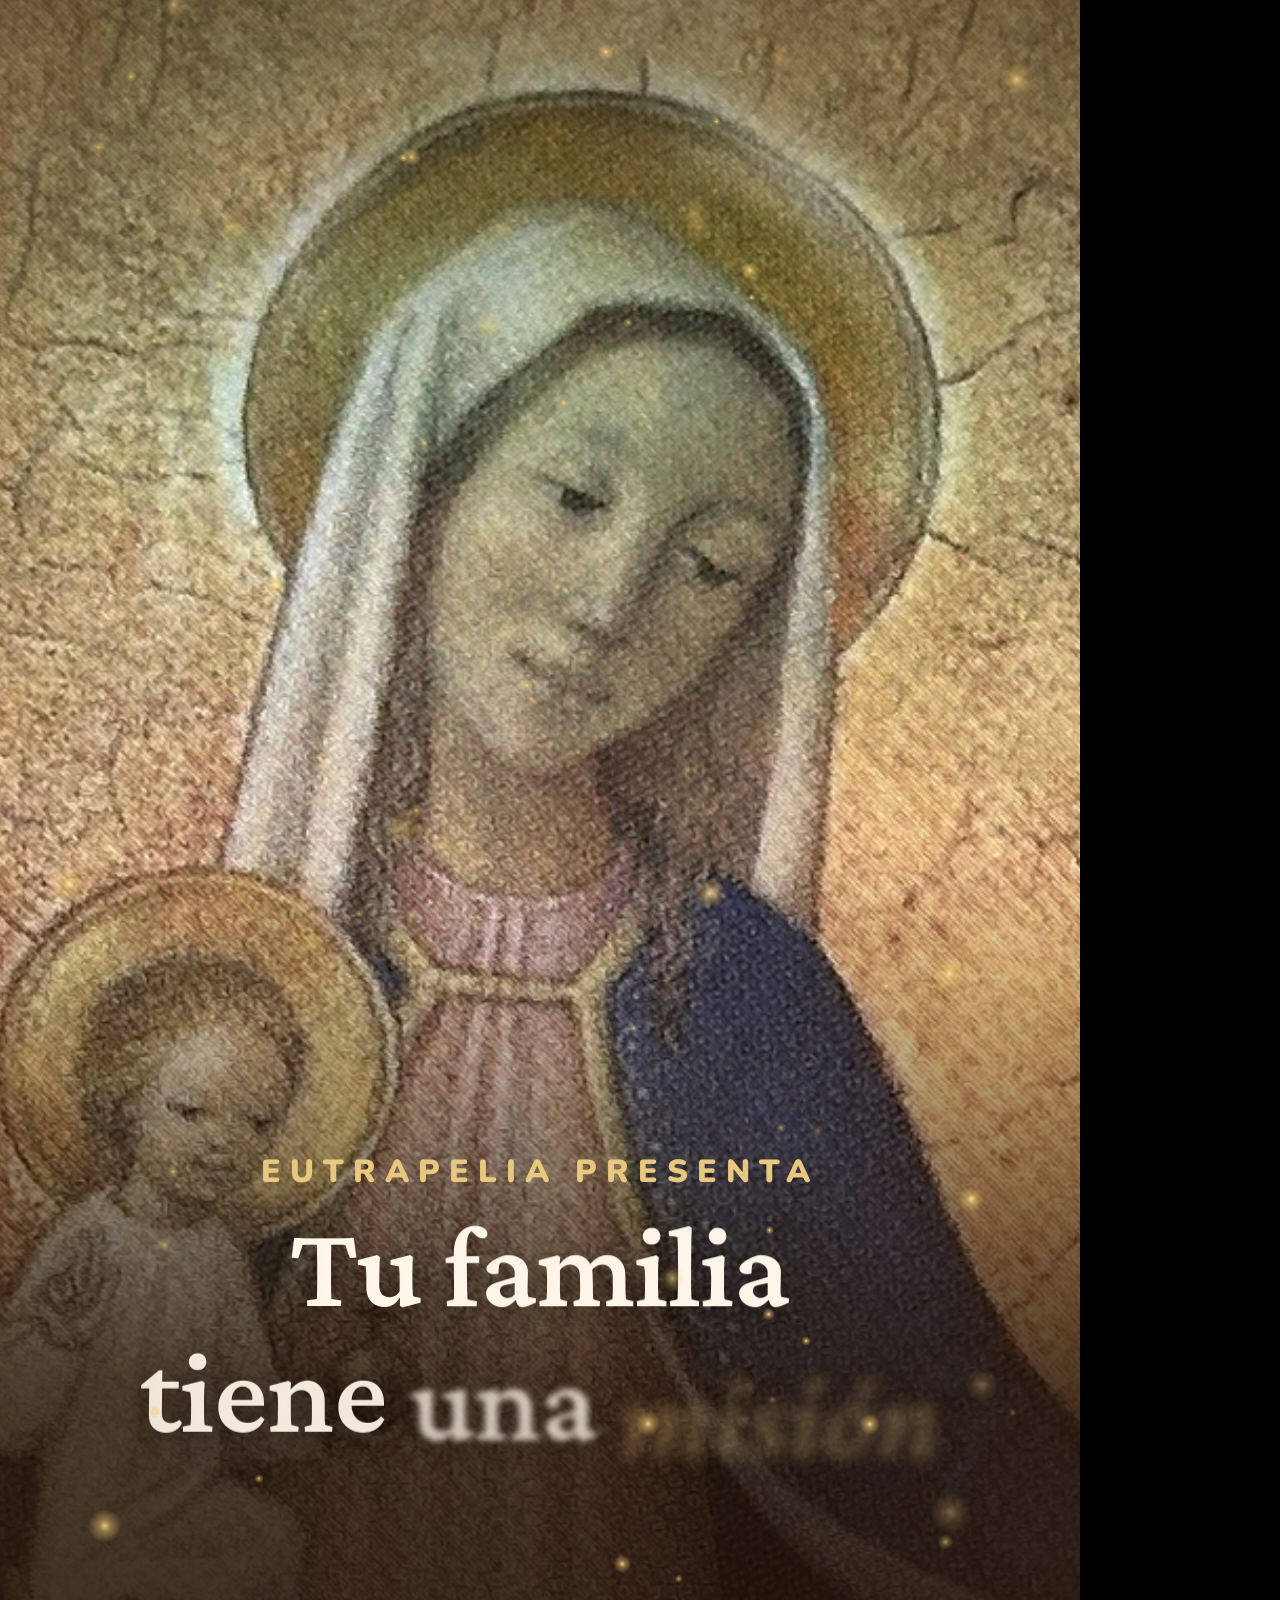
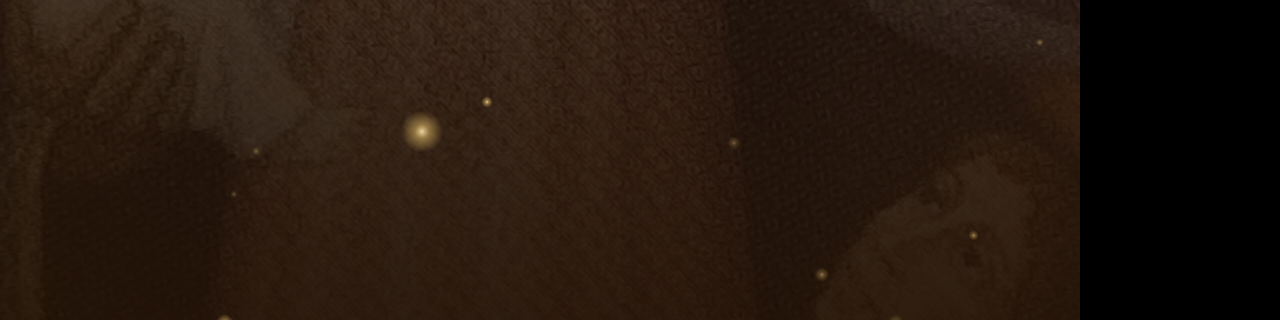
<file: reel/index.html>
<!doctype html>
<html lang="es">
<head>
<meta charset="utf-8">
<title>Misión Rosario · Reel</title>
<link rel="stylesheet" href="assets/fonts.css">
<style>
  :root{
    --navy:#1d2f5e; --navy-2:#2a3f78; --gold:#8a6a2e; --gold-2:#b8913f; --gold-3:#e8c77e;
    --cream:#f5efe3; --ink:#3b2a14;
    --goz:#3f78c0; --lum:#5f8466; --dol:#a33a35; --glo:#a8843a;
  }
  *{box-sizing:border-box;margin:0;padding:0}
  html,body{width:1080px;height:1920px;overflow:hidden;background:#000}
  #stage{position:relative;width:1080px;height:1920px;overflow:hidden;background:var(--cream);
    font-family:'Nunito',sans-serif;color:var(--navy)}
  .full{position:absolute;left:0;top:0;width:1080px;height:1920px}
  .layer{position:absolute;left:0;top:0;width:1080px;height:1920px;will-change:opacity,transform}
  img{display:block}
  .kicker{position:absolute;left:0;width:1080px;text-align:center;font-family:'Nunito';font-weight:900;
    font-size:32px;letter-spacing:.28em;text-transform:uppercase;color:var(--gold)}
  .title{position:absolute;left:60px;width:960px;text-align:center;font-family:'Crimson Pro',serif;font-weight:600;
    color:var(--navy);line-height:1.04}
  .title em{font-style:italic;color:var(--gold);font-weight:600}
  .w{display:inline-block;will-change:transform,opacity,filter}
  .masked{background:currentColor;-webkit-mask-size:100% 100%;mask-size:100% 100%;
    -webkit-mask-repeat:no-repeat;mask-repeat:no-repeat}

  /* ---------- fondo */
  #paper{background:url(assets/cut/paper.jpg) center/cover}
  #glow{background:radial-gradient(ellipse 70% 45% at 50% 42%,rgba(255,236,196,.85),rgba(255,236,196,0) 70%)}
  .tint{opacity:0}

  /* ---------- S1 gancho */
  #s1-art{position:absolute;left:0;top:0;width:2265px;height:1920px;transform-origin:0 0}
  #s1-art img{width:100%;height:100%}
  #s1-shade{background:
      linear-gradient(to bottom,rgba(30,16,6,.35) 0%,rgba(30,16,6,0) 22%,rgba(30,16,6,0) 45%,rgba(34,18,8,.78) 72%,rgba(26,13,5,.92) 100%)}
  #s1-kicker{top:1150px;color:var(--gold-3)}
  #s1-title{top:1205px;font-size:118px;color:#fff7ea;text-shadow:0 6px 30px rgba(0,0,0,.45)}
  #s1-title em{color:var(--gold-3)}

  /* ---------- S2 logo */
  #s2-logo{position:absolute;left:110px;top:470px;width:860px;height:515px}
  #s2-logo .rosary,#s2-logo .text{position:absolute;inset:0}
  #s2-logo .rosary{color:var(--gold)}
  #s2-logo .text{color:var(--navy)}
  #s2-rosary-mask{position:absolute;inset:0}
  #s2-cross{position:absolute;left:0;width:1080px;top:1075px;text-align:center;color:var(--gold-2)}
  #s2-tag{top:1150px;font-size:66px;color:#6f5323;line-height:1.16}

  /* ---------- S3 caja 3D */
  #s3-kicker{top:250px}
  #s3-title{top:300px;font-size:80px}
  #box-floor{position:absolute;left:190px;top:1380px;width:700px;height:120px;border-radius:50%;
    background:radial-gradient(ellipse at center,rgba(70,45,15,.45),rgba(70,45,15,0) 70%)}
  #box-scene{position:absolute;left:240px;top:520px;width:600px;height:876px;perspective:2600px}
  #box{position:absolute;inset:0;transform-style:preserve-3d}
  .face{position:absolute;backface-visibility:hidden;overflow:hidden}
  .face img{width:100%;height:100%}
  .face .shade{position:absolute;inset:0;background:#1a0f05;opacity:0}
  .f-front{left:0;top:0;width:600px;height:876px;transform:translateZ(54px);border-radius:3px}
  .f-back{left:0;top:0;width:600px;height:876px;transform:rotateY(180deg) translateZ(54px);background:#ece6da}
  .f-right{left:246px;top:0;width:108px;height:876px;transform:rotateY(90deg) translateZ(300px)}
  .f-left{left:246px;top:0;width:108px;height:876px;transform:rotateY(-90deg) translateZ(300px);background:#e9e2d4}
  .f-top{left:0;top:384px;width:600px;height:108px;transform:rotateX(90deg) translateZ(438px);
    background:linear-gradient(#f3eee4,#e3dccd)}
  .f-bottom{left:0;top:384px;width:600px;height:108px;transform:rotateX(-90deg) translateZ(438px);background:#d8d0c0}
  .glint{position:absolute;left:-60%;top:-20%;width:45%;height:140%;
    background:linear-gradient(90deg,rgba(255,255,255,0),rgba(255,255,255,.55),rgba(255,255,255,0));
    transform:rotate(18deg);mix-blend-mode:screen;opacity:.9}

  /* ---------- cartas */
  .card{position:absolute;border-radius:5.2%/3.64%;overflow:hidden;background:#f3ede2;
    box-shadow:0 2px 0 rgba(255,255,255,.35) inset,0 30px 60px rgba(55,35,12,.32),0 6px 16px rgba(55,35,12,.22)}
  .card img{width:100%;height:100%}
  .card .sheen{position:absolute;inset:0;background:linear-gradient(115deg,rgba(255,255,255,0) 30%,rgba(255,255,255,.28) 45%,rgba(255,255,255,0) 60%);
    background-size:300% 100%;mix-blend-mode:screen}

  /* S4 abanico */
  #s4-kicker{top:250px}
  #s4-title{top:300px;font-size:84px}
  #fan{position:absolute;left:0;top:0;width:1080px;height:1920px}
  #fan .card{width:380px;height:543px;left:350px;top:560px;transform-origin:50% 165%}
  #s4-chips{position:absolute;left:0;width:1080px;top:1360px;display:flex;justify-content:center;gap:22px}
  .chip{display:flex;align-items:center;gap:10px;font-family:'Nunito';font-weight:800;font-size:31px;color:#fff;
    padding:12px 22px 12px 18px;border-radius:60px}
  .chip i{width:14px;height:14px;border-radius:50%;background:#fff;opacity:.9;display:block}

  /* S5 misterios */
  .m-pill{position:absolute;left:0;width:1080px;top:236px;text-align:center}
  .m-pill span{display:inline-block;font-family:'Nunito';font-weight:900;font-size:40px;letter-spacing:.16em;color:#fff;
    padding:16px 40px 15px 46px;border-radius:80px;box-shadow:0 10px 26px rgba(40,25,10,.22)}
  .m-days{position:absolute;left:0;width:1080px;top:326px;text-align:center;font-family:'Crimson Pro';font-style:italic;
    font-weight:500;font-size:44px;color:#5b4a33}
  .m-card{width:640px;height:914px;left:220px;top:402px}
  .m-cap{position:absolute;left:60px;width:960px;top:1352px;text-align:center;font-family:'Crimson Pro';font-weight:600;
    font-size:60px;line-height:1.08;color:var(--navy)}
  .m-cap b{font-weight:700;font-style:italic}
  .hl{position:absolute;left:0;top:0;width:640px;height:914px;overflow:visible;pointer-events:none}

  /* S6 extras */
  #s6-kicker{top:236px}
  #s6-title{top:286px;font-size:64px}
  #c-porq{width:450px;height:643px;left:70px;top:470px}
  #c-let{width:450px;height:643px;left:560px;top:490px}
  #bubble{position:absolute;left:100px;top:1190px;width:880px;padding:34px 40px 38px;background:#fbf7ef;border:5px solid var(--gold-2);
    border-radius:70px;text-align:center;font-family:'Crimson Pro';font-weight:600;font-style:italic;font-size:60px;line-height:1.08;color:var(--navy);
    box-shadow:0 18px 40px rgba(55,35,12,.2)}
  #bubble:after{content:"";position:absolute;left:160px;top:-38px;width:56px;height:56px;background:#fbf7ef;
    border-left:5px solid var(--gold-2);border-top:5px solid var(--gold-2);transform:rotate(45deg) skew(8deg,8deg);border-radius:8px 0 0 0}
  #bubble small{display:block;font-family:'Nunito';font-style:normal;font-weight:800;font-size:28px;letter-spacing:.18em;color:var(--gold);margin-top:10px}

  /* S7 atril */
  #s7-kicker{top:236px}
  #s7-title{top:286px;font-size:92px}
  #photo{position:absolute;left:110px;top:440px;width:860px;height:1147px;border-radius:40px;overflow:hidden;
    box-shadow:0 30px 70px rgba(55,35,12,.35);background:#c9a676}
  #photo .ph{position:absolute;inset:0}
  #photo .ph img{position:absolute;left:0;top:0;width:860px;height:1147px;transform-origin:50% 50%}
  .pchip{position:absolute;left:0;width:1080px;top:1392px;text-align:center}
  .pchip span{display:inline-block;background:rgba(251,247,239,.96);color:var(--navy);font-family:'Crimson Pro';font-weight:600;
    font-size:50px;padding:12px 38px 16px;border-radius:60px;box-shadow:0 12px 30px rgba(40,25,10,.3)}
  .pchip em{color:var(--gold);font-style:italic}

  /* S8 eutrapelia */
  #s8-kicker{top:560px}
  #s8-logo{position:absolute;left:210px;top:630px;width:660px;height:228px;color:var(--gold)}
  #s8-line{position:absolute;left:390px;top:905px;width:300px;height:3px;background:var(--gold-2);transform-origin:50% 50%}
  #s8-title{top:950px;font-size:74px;line-height:1.1}
  #s8-def{position:absolute;left:0;width:1080px;top:1210px;text-align:center;font-family:'Crimson Pro';font-style:italic;font-size:40px;color:#6d5a3d}

  /* S9 CTA */
  #rays{position:absolute;left:-460px;top:-340px;width:2000px;height:2000px;border-radius:50%;
    background:repeating-conic-gradient(from 0deg,rgba(255,226,160,.30) 0deg 6deg,rgba(255,226,160,0) 6deg 15deg);
    -webkit-mask:radial-gradient(circle,#000 0%,rgba(0,0,0,.6) 25%,transparent 55%);mask:radial-gradient(circle,#000 0%,rgba(0,0,0,.6) 25%,transparent 55%)}
  #cta-box{position:absolute;left:318px;top:250px;width:444px;height:648px;border-radius:4px;overflow:hidden;
    box-shadow:0 34px 70px rgba(55,35,12,.38),0 8px 18px rgba(55,35,12,.25)}
  #cta-box img{width:100%;height:100%}
  #cta-box .glint{opacity:.8}
  #cta-pre{position:absolute;left:0;width:1080px;top:960px;text-align:center;font-family:'Crimson Pro';font-weight:600;font-style:italic;font-size:54px;color:var(--gold)}
  #cta-url{position:absolute;left:0;width:1080px;top:1036px;text-align:center}
  #cta-url span{display:inline-block;background:var(--navy);color:#fff;font-family:'Nunito';font-weight:900;font-size:70px;
    padding:18px 54px 22px;border-radius:90px;box-shadow:0 18px 40px rgba(29,47,94,.35);letter-spacing:.01em}
  #cta-logos{position:absolute;left:0;width:1080px;top:1225px;height:130px;display:flex;align-items:center;justify-content:center;gap:44px}
  #cta-logos .sep{width:3px;height:92px;background:var(--gold-2);opacity:.6}
  #cta-eu{width:290px;height:100px;color:var(--gold)}
  #cta-fp{width:230px;height:122px;color:var(--gold)}
  #cta-end{position:absolute;left:0;width:1080px;top:1392px;text-align:center;font-family:'Crimson Pro';font-style:italic;font-weight:500;font-size:46px;color:#5b4a33}

  /* capas globales */
  #dust{position:absolute;left:0;top:0;pointer-events:none}
  #vignette{background:radial-gradient(ellipse 85% 70% at 50% 45%,rgba(0,0,0,0) 55%,rgba(60,35,10,.28) 100%);pointer-events:none}
  #flash{background:#fff8e8;opacity:0;pointer-events:none}
  #guides{display:none}
  body.guides #guides{display:block}
</style>
</head>
<body>
<div id="stage">
  <div id="paper" class="full"></div>
  <div id="glow" class="full"></div>
  <div id="tint-goz" class="full tint"></div>
  <div id="tint-lum" class="full tint"></div>
  <div id="tint-dol" class="full tint"></div>
  <div id="tint-glo" class="full tint"></div>

  <!-- S9 rayos (detrás de todo el contenido) -->
  <div id="rays"></div>

  <!-- ================= S1 · gancho -->
  <div id="s1" class="layer">
    <div id="s1-art"><img src="assets/cut/art-virgen.jpg" alt=""></div>
    <div id="s1-shade" class="full"></div>
    <div id="s1-kicker" class="kicker">Eutrapelia presenta</div>
    <div id="s1-title" class="title" data-lines="Tu familia|tiene una *misión*"></div>
  </div>

  <!-- ================= S2 · logo -->
  <div id="s2" class="layer">
    <div id="s2-logo">
      <div id="s2-rosary-mask"><div class="rosary masked" style="-webkit-mask-image:url(assets/cut/logo-mision-rosario.png);mask-image:url(assets/cut/logo-mision-rosario.png)"></div></div>
      <div class="text masked" style="-webkit-mask-image:url(assets/cut/logo-mision-texto.png);mask-image:url(assets/cut/logo-mision-texto.png)"></div>
    </div>
    <div id="s2-cross">
      <svg width="360" height="40" viewBox="0 0 360 40"><g fill="none" stroke="currentColor" stroke-width="3" stroke-linecap="round">
        <path id="s2-line-l" d="M10 20 H150" /><path id="s2-line-r" d="M210 20 H350" /></g>
        <g id="s2-crossmark" fill="currentColor"><rect x="176.5" y="4" width="7" height="32" rx="2"/><rect x="167" y="12" width="26" height="7" rx="2"/></g></svg>
    </div>
    <div id="s2-tag" class="title" data-lines="Con María,|volvemos a mirar|y escuchar a Jesús,|para llevar su vida al mundo"></div>
  </div>

  <!-- ================= S3 · caja 3D -->
  <div id="s3" class="layer">
    <div id="s3-kicker" class="kicker">Misión Rosario</div>
    <div id="s3-title" class="title" data-lines="Cartas para rezar|el Rosario *en familia*"></div>
    <div id="box-floor"></div>
    <div id="box-scene"><div id="box">
      <div class="face f-back"></div>
      <div class="face f-left"><div class="shade"></div></div>
      <div class="face f-bottom"></div>
      <div class="face f-top"><div class="shade"></div></div>
      <div class="face f-right"><img src="assets/cut/box-spine.jpg" alt=""><div class="shade"></div></div>
      <div class="face f-front"><img src="assets/cut/box-front.jpg" alt=""><div class="glint"></div><div class="shade"></div></div>
    </div></div>
  </div>

  <!-- ================= S4 · abanico -->
  <div id="s4" class="layer">
    <div id="s4-kicker" class="kicker">Adentro</div>
    <div id="s4-title" class="title" data-lines="Los *20 misterios*|del Rosario"></div>
    <div id="fan">
      <div class="card" data-k="porq"><img src="assets/cut/card-porq.jpg" alt=""></div>
      <div class="card" data-k="goz"><img src="assets/cut/card-goz.jpg" alt=""></div>
      <div class="card" data-k="lum"><img src="assets/cut/card-lum.jpg" alt=""></div>
      <div class="card" data-k="dol"><img src="assets/cut/card-dol.jpg" alt=""></div>
      <div class="card" data-k="glo"><img src="assets/cut/card-glo.jpg" alt=""></div>
      <div class="card" data-k="let"><img src="assets/cut/card-let.jpg" alt=""></div>
    </div>
    <div id="s4-chips">
      <div class="chip" style="background:var(--goz)"><i></i>Gozosos</div>
      <div class="chip" style="background:var(--lum)"><i></i>Luminosos</div>
      <div class="chip" style="background:var(--dol)"><i></i>Dolorosos</div>
      <div class="chip" style="background:var(--glo)"><i></i>Gloriosos</div>
    </div>
  </div>

  <!-- ================= S5 · misterios (se generan por JS) -->
  <div id="s5" class="layer"></div>

  <!-- ================= S6 · extras -->
  <div id="s6" class="layer">
    <div id="s6-kicker" class="kicker">Y además</div>
    <div id="s6-title" class="title" data-lines="Por qué rezarlo *hoy*|y las Letanías de la Virgen"></div>
    <div id="c-porq" class="card"><img src="assets/cut/card-porq.jpg" alt=""><div class="sheen"></div></div>
    <div id="c-let" class="card"><img src="assets/cut/card-let.jpg" alt=""><div class="sheen"></div></div>
    <div id="bubble">«La familia que reza unida,<br>permanece unida»</div>
  </div>

  <!-- ================= S7 · atril -->
  <div id="s7" class="layer">
    <div id="s7-kicker" class="kicker">Incluye</div>
    <div id="s7-title" class="title" data-lines="Atril de *madera*"></div>
    <div id="photo">
      <div class="ph" id="ph1"><img src="assets/cut/atril-frente.jpg" alt=""></div>
      <div class="ph" id="ph2"><img src="assets/cut/atril-perfil.jpg" alt=""></div>
    </div>
    <div class="pchip" id="pchip1"><span>Para tener el misterio <em>a la vista</em></span></div>
    <div class="pchip" id="pchip2"><span>…y rezar <em>juntos</em> en casa</span></div>
  </div>

  <!-- ================= S8 · Eutrapelia -->
  <div id="s8" class="layer">
    <div id="s8-kicker" class="kicker">Una propuesta de</div>
    <div id="s8-logo" class="masked" style="-webkit-mask-image:url(assets/cut/logo-eutrapelia.png);mask-image:url(assets/cut/logo-eutrapelia.png)"></div>
    <div id="s8-line"></div>
    <div id="s8-title" class="title" data-lines="Unir la *alegría del juego*|con el desarrollo|de la *virtud*"></div>
  </div>

  <!-- ================= S9 · CTA -->
  <div id="s9" class="layer">
    <div id="cta-box"><img src="assets/cut/box-front.jpg" alt=""><div class="glint"></div></div>
    <div id="cta-pre">Conseguilo en</div>
    <div id="cta-url"><span>eutrapelia.com.ar</span></div>
    <div id="cta-logos">
      <div id="cta-eu" class="masked" style="-webkit-mask-image:url(assets/cut/logo-eutrapelia.png);mask-image:url(assets/cut/logo-eutrapelia.png)"></div>
      <div class="sep"></div>
      <div id="cta-fp" class="masked" style="-webkit-mask-image:url(assets/cut/logo-familias.png);mask-image:url(assets/cut/logo-familias.png)"></div>
    </div>
    <div id="cta-end">Con María, llevemos a Jesús al mundo</div>
  </div>

  <canvas id="dust" width="1080" height="1920"></canvas>
  <div id="vignette" class="full"></div>
  <div id="flash" class="full"></div>

  <!-- zonas seguras de Reels (sólo con ?guides) -->
  <div id="guides" class="full" style="pointer-events:none">
    <div style="position:absolute;left:0;top:0;width:1080px;height:220px;background:rgba(255,0,0,.25)"></div>
    <div style="position:absolute;left:0;top:1500px;width:1080px;height:420px;background:rgba(255,0,0,.25)"></div>
    <div style="position:absolute;left:940px;top:900px;width:140px;height:600px;background:rgba(255,0,0,.25)"></div>
  </div>
</div>

<script src="reel.js"></script>
</body>
</html>
</file>
<file: reel/assets/fonts.css>
@font-face{font-family:'Crimson Pro';font-style:normal;font-weight:200 900;src:url(fonts/CrimsonPro-var.woff2) format('woff2');}
@font-face{font-family:'Crimson Pro';font-style:italic;font-weight:200 900;src:url(fonts/CrimsonPro-italic-var.woff2) format('woff2');}
@font-face{font-family:'Nunito';font-style:normal;font-weight:200 1000;src:url(fonts/Nunito-var.woff2) format('woff2');}
</file>
